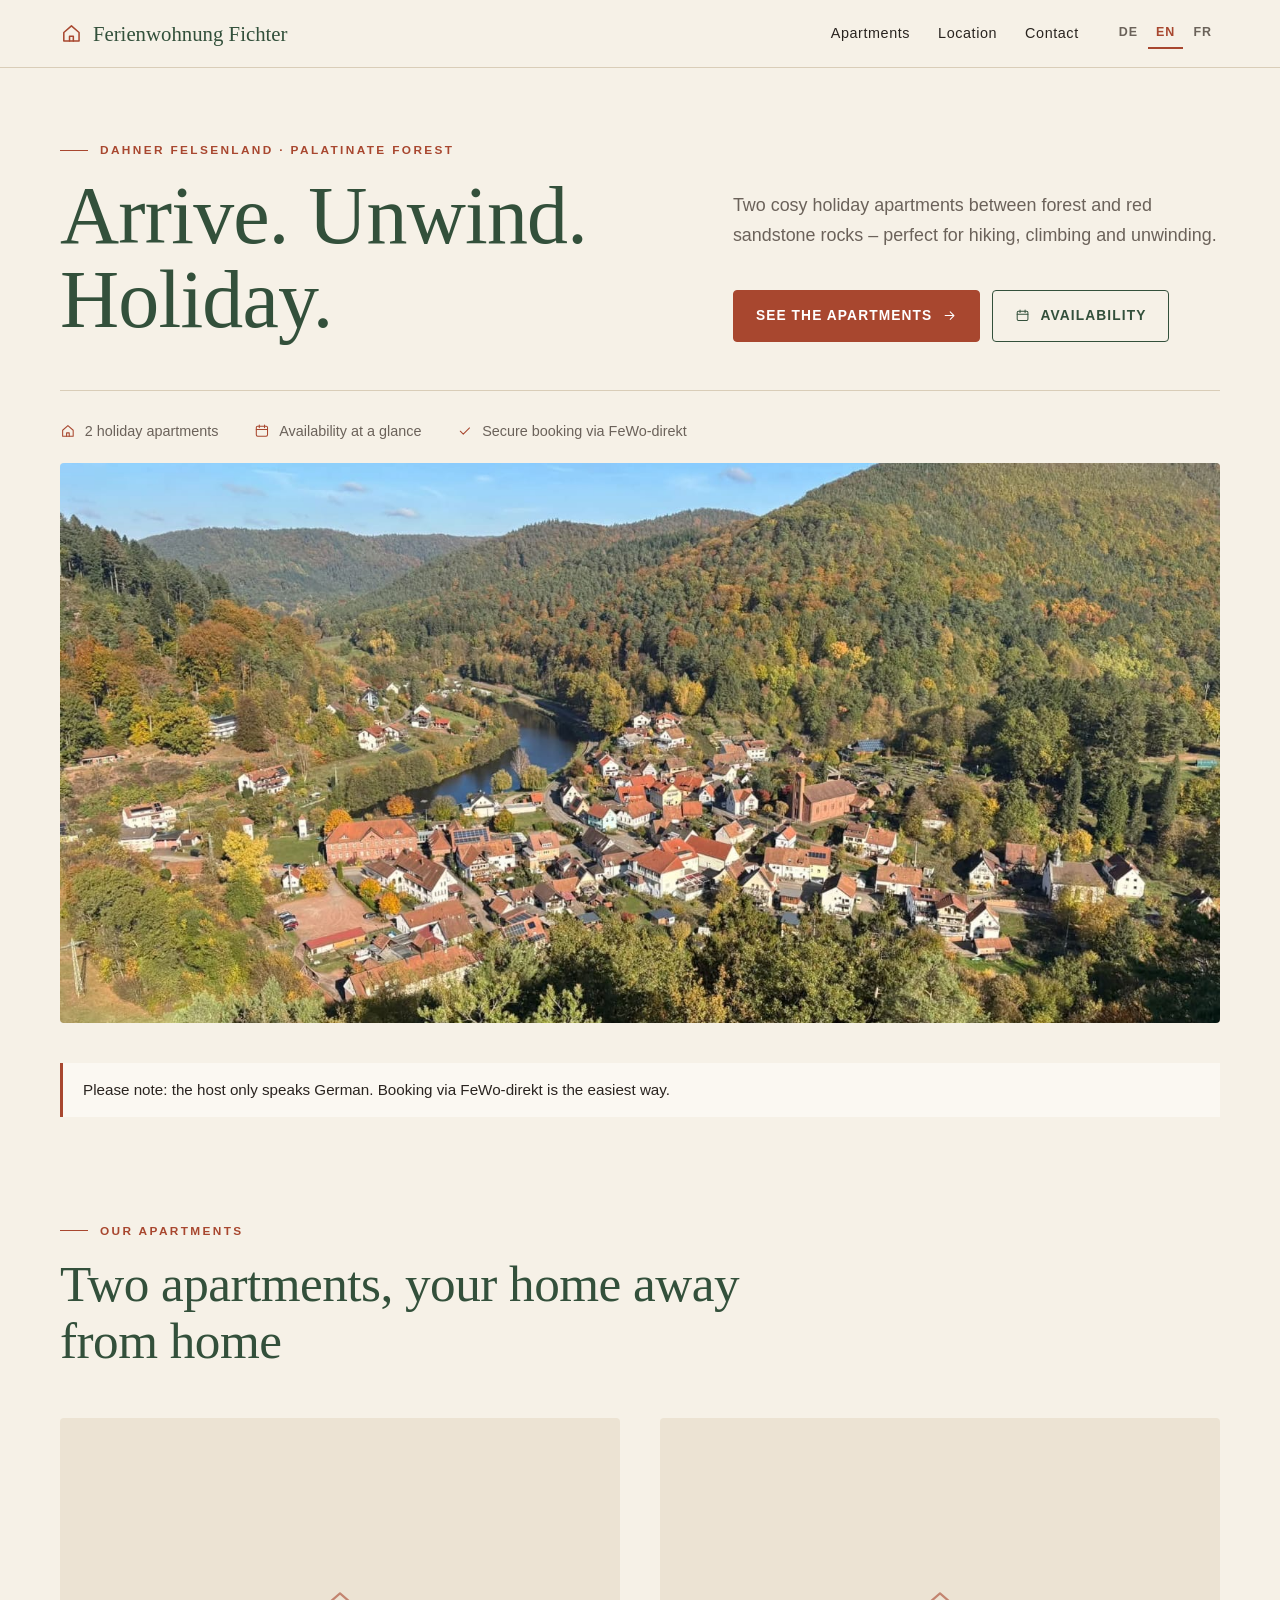
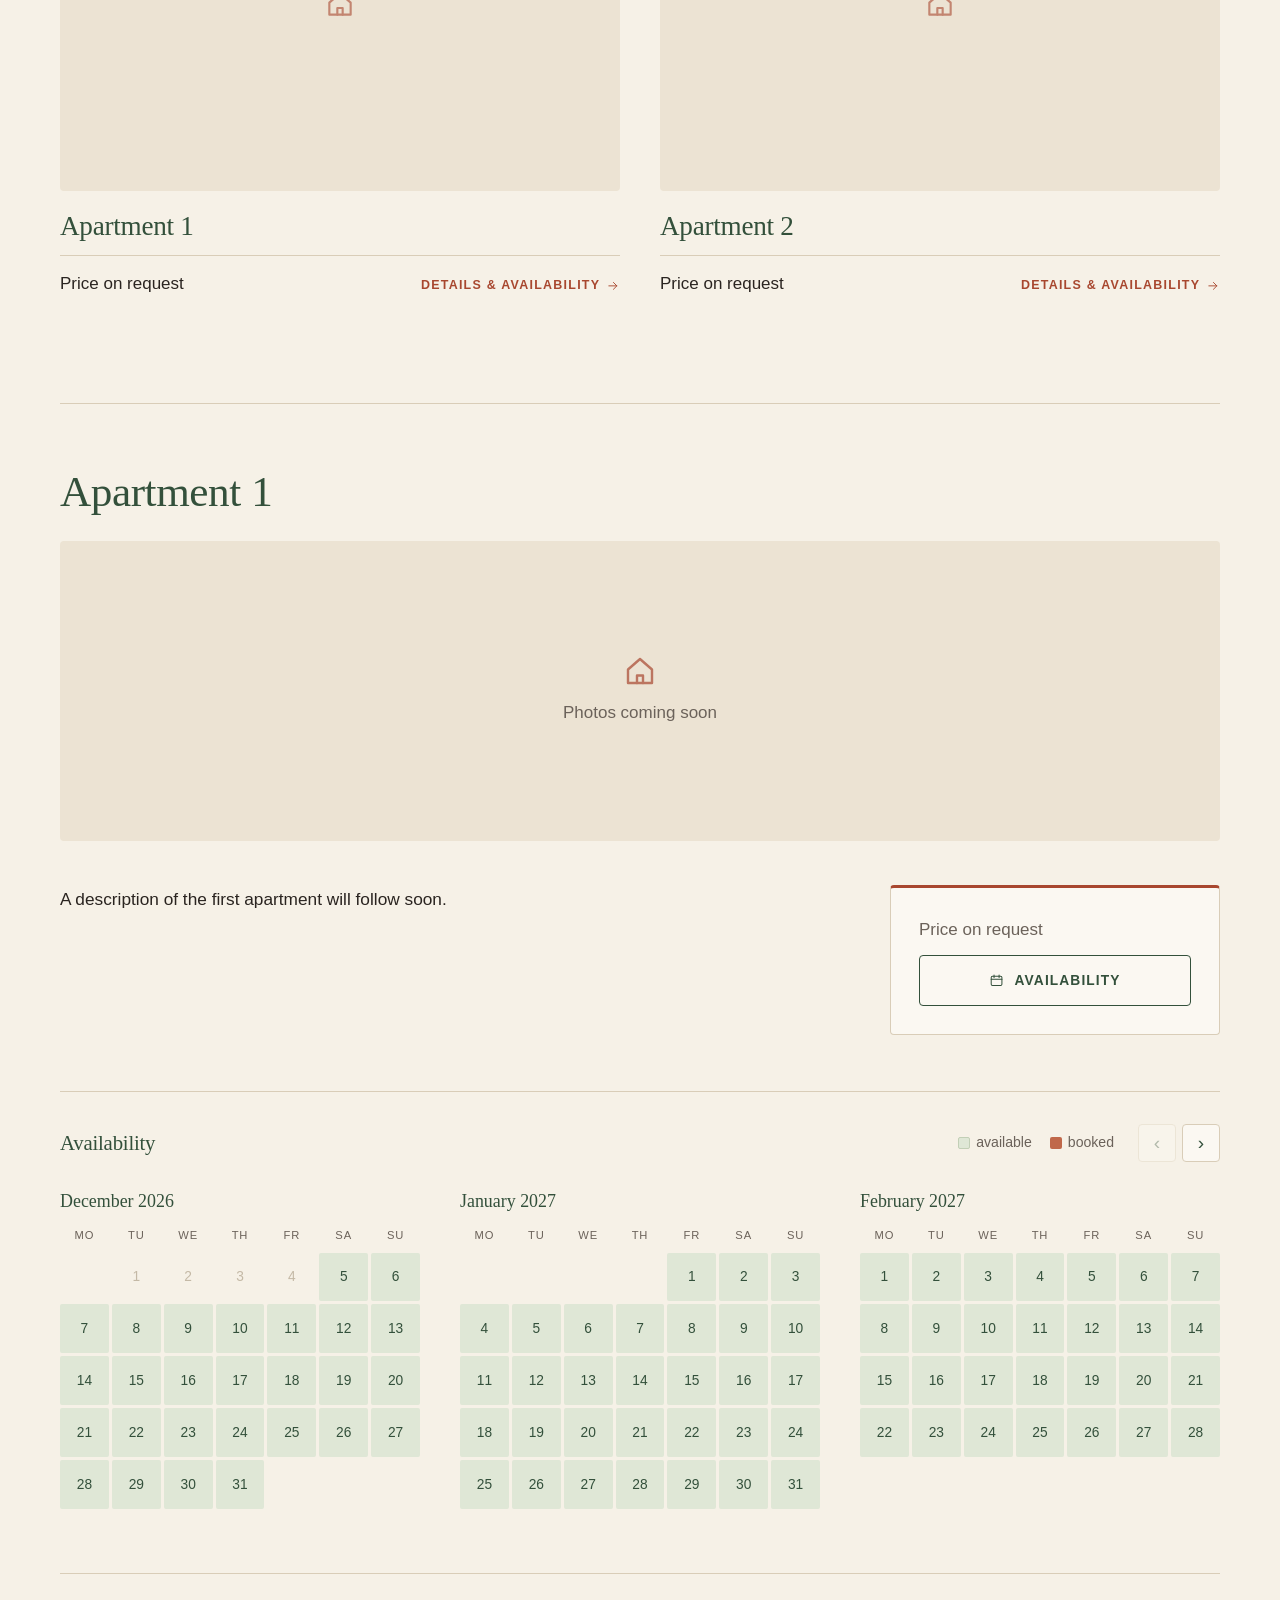
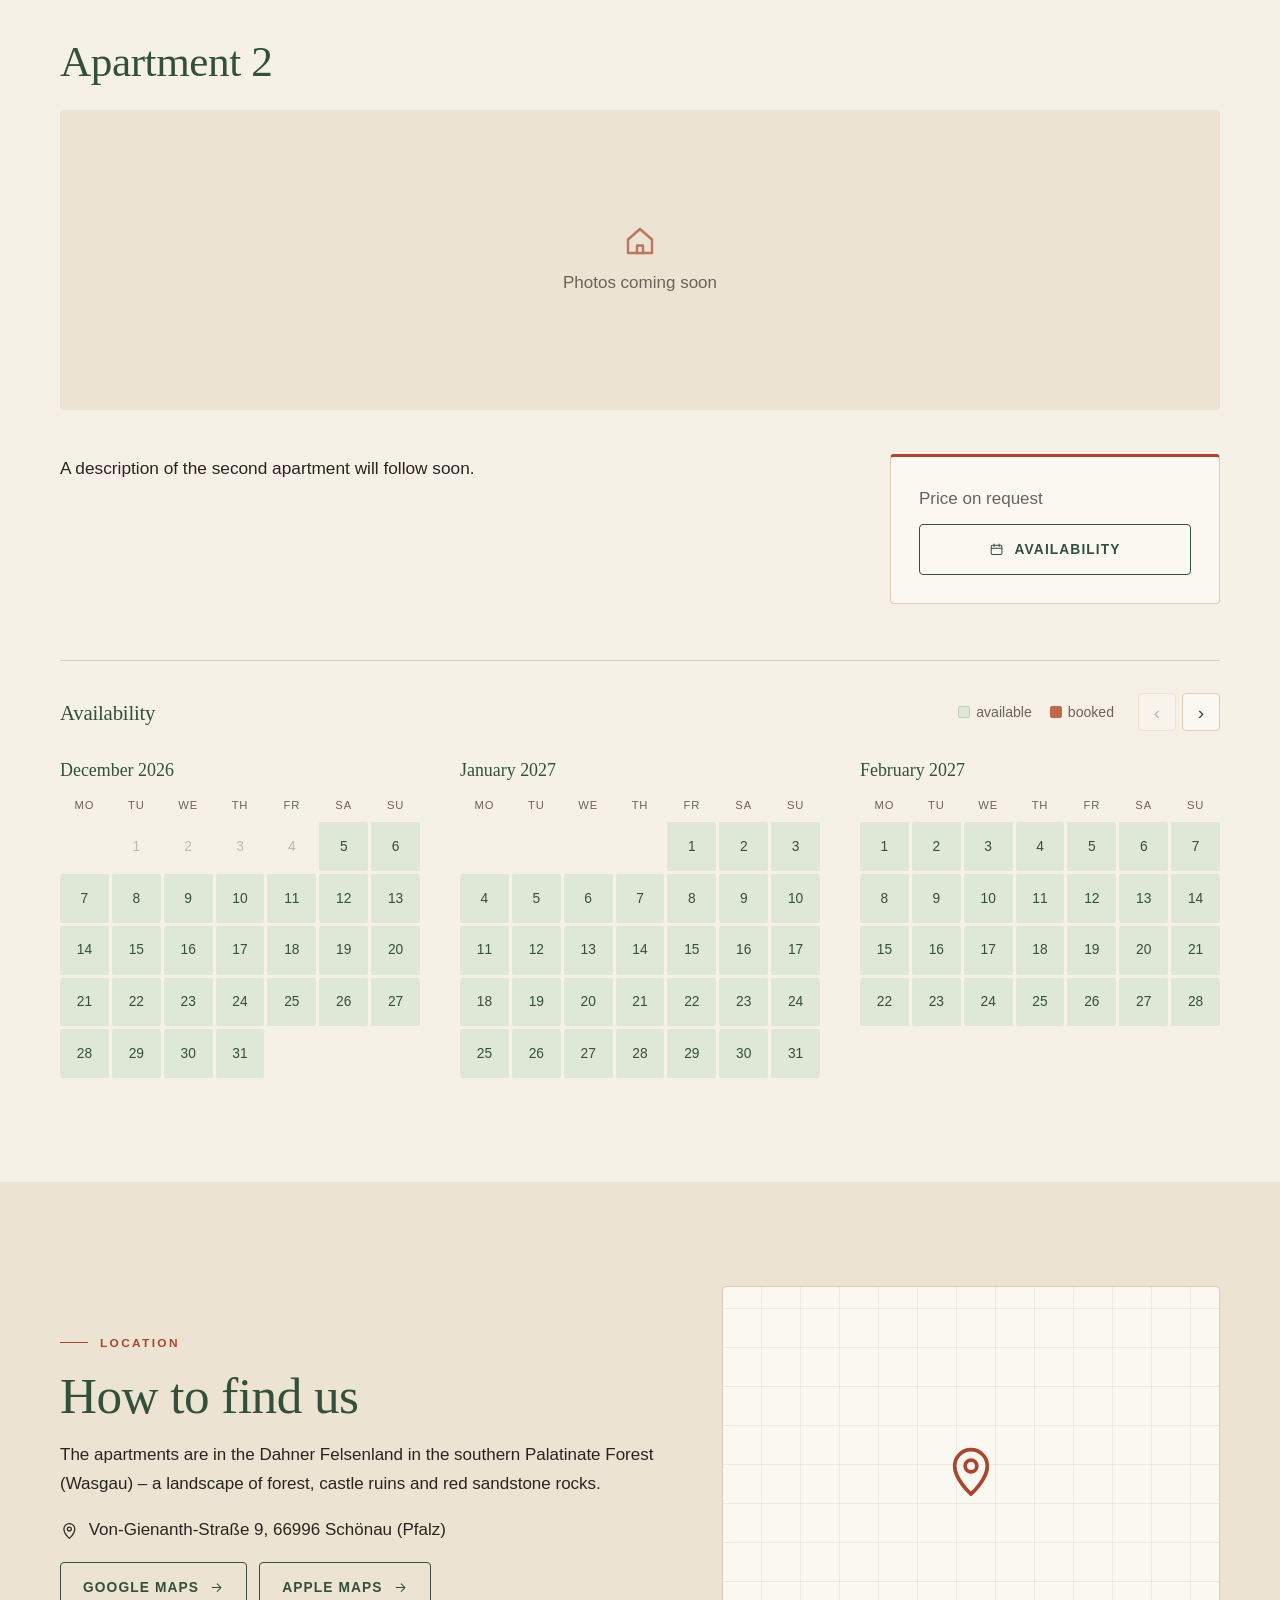
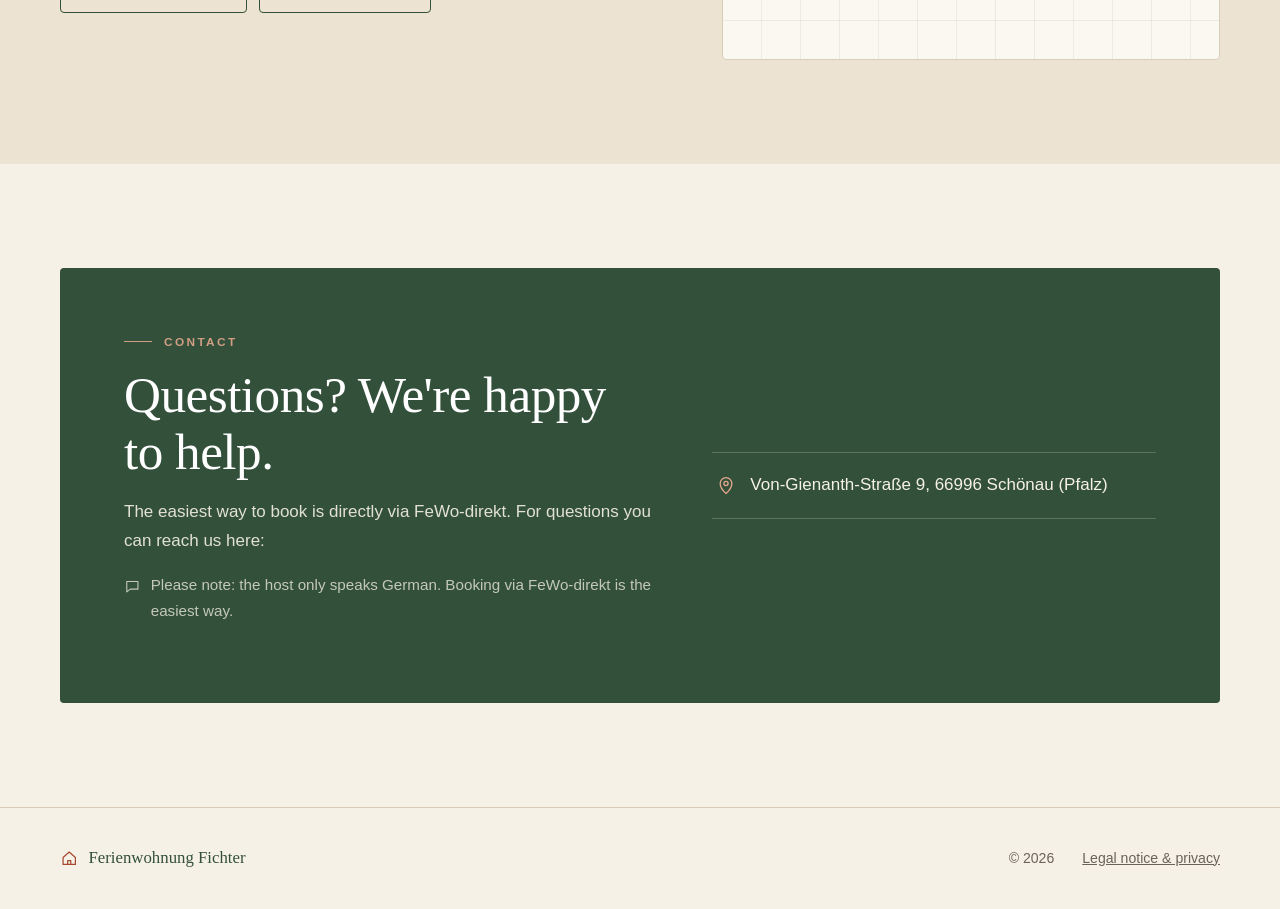
<file: index.html>
<!DOCTYPE html>
<html lang="de">
<head>
<meta charset="utf-8">
<meta name="viewport" content="width=device-width, initial-scale=1">
<meta name="robots" content="noindex"><!-- Testversion: vor dem richtigen Start entfernen -->
<title>Ferienwohnung Fichter</title>
<meta name="description" content="Zwei Ferienwohnungen der Familie Fichter – Fotos, Ausstattung, Preise und freie Termine.">
<meta name="theme-color" content="#fbf8f3">
<link rel="icon" href="favicon.svg" type="image/svg+xml">
<link rel="stylesheet" href="style.css?v=13">
</head>
<body>

<svg width="0" height="0" style="position:absolute" aria-hidden="true">
  <symbol id="i-gast" viewBox="0 0 24 24"><circle cx="12" cy="8" r="4"/><path d="M4 21c0-4 3.6-7 8-7s8 3 8 7"/></symbol>
  <symbol id="i-bett" viewBox="0 0 24 24"><path d="M3 18V6M3 13h18v5M21 18v-3a3 3 0 0 0-3-3h-7v1"/><circle cx="7" cy="10" r="2"/></symbol>
  <symbol id="i-flaeche" viewBox="0 0 24 24"><rect x="4" y="4" width="16" height="16" rx="2"/><path d="M4 10h6V4"/></symbol>
  <symbol id="i-haken" viewBox="0 0 24 24"><path d="M5 12.5l4.5 4.5L19 7.5"/></symbol>
  <symbol id="i-pfeil" viewBox="0 0 24 24"><path d="M5 12h14M13 6l6 6-6 6"/></symbol>
  <symbol id="i-kalender" viewBox="0 0 24 24"><rect x="3.5" y="5" width="17" height="15" rx="2"/><path d="M3.5 10h17M8 3v4M16 3v4"/></symbol>
  <symbol id="i-haus" viewBox="0 0 24 24"><path d="M4 11l8-7 8 7v9H4z"/><path d="M10 20v-5h4v5"/></symbol>
  <symbol id="i-sprache" viewBox="0 0 24 24"><path d="M4 5h16v11H9l-5 4z"/></symbol>
  <symbol id="i-ort" viewBox="0 0 24 24"><path d="M12 21s7-6.2 7-12a7 7 0 0 0-14 0c0 5.8 7 12 7 12z"/><circle cx="12" cy="9" r="2.5"/></symbol>
  <symbol id="i-telefon" viewBox="0 0 24 24"><path d="M5 4h4l2 5-2.5 1.5a11 11 0 0 0 5 5L15 13l5 2v4a1 1 0 0 1-1 1A16 16 0 0 1 4 5a1 1 0 0 1 1-1z"/></symbol>
  <symbol id="i-mail" viewBox="0 0 24 24"><rect x="3" y="5" width="18" height="14" rx="2"/><path d="M3.5 6l8.5 7 8.5-7"/></symbol>
</svg>

<header class="top" id="top">
  <a class="logo" href="#start"><svg class="ic"><use href="#i-haus"/></svg>Ferienwohnung Fichter</a>
  <nav class="menu">
    <a href="#wohnungen" data-t="nav_wohnungen">Wohnungen</a>
    <a href="#impressionen" id="nav-impressionen" data-t="nav_impressionen" hidden>Impressionen</a>
    <a href="#lage" data-t="nav_lage">Lage</a>
    <a href="#kontakt" data-t="nav_kontakt">Kontakt</a>
  </nav>
  <div class="sprachen" role="group" aria-label="Sprache / Language / Langue">
    <button type="button" data-lang="de">DE</button>
    <button type="button" data-lang="en">EN</button>
    <button type="button" data-lang="fr">FR</button>
  </div>
</header>

<section id="start" class="hero">
  <div class="hero-inhalt">
    <p class="kicker" data-t="hero_kicker">Ferienwohnungen</p>
    <h1 data-t="hero_titel">Ankommen. Durchatmen. Urlaub.</h1>
    <p class="hero-text" data-t="hero_text">Zwei gemütliche Ferienwohnungen für einen erholsamen Urlaub.</p>
    <div class="hero-knoepfe">
      <a class="knopf" href="#wohnungen"><span data-t="hero_knopf">Wohnungen ansehen</span><svg class="ic"><use href="#i-pfeil"/></svg></a>
      <a class="knopf rand" href="#kalender-wohnung-1"><svg class="ic"><use href="#i-kalender"/></svg><span data-t="hero_frei">Freie Termine</span></a>
    </div>
    <ul class="fakten">
      <li><svg class="ic"><use href="#i-haus"/></svg><span data-t="fakt_1">2 Wohnungen</span></li>
      <li><svg class="ic"><use href="#i-kalender"/></svg><span data-t="fakt_2">Freie Termine live</span></li>
      <li><svg class="ic"><use href="#i-haken"/></svg><span data-t="fakt_3">Sicher buchen über FeWo-direkt</span></li>
    </ul>
  </div>
  <div class="hero-bild"><img src="bilder/titelbild.jpg" alt="Blick von den Felsen auf das Dorf im Tal, umgeben von herbstlichem Pfälzerwald" fetchpriority="high"></div>
</section>

<p class="hinweis-sprache" data-t="nur_deutsch" hidden></p>

<section id="wohnungen" class="bereich">
  <div class="bereich-kopf">
    <p class="kicker" data-t="kicker_wohnungen">Unsere Wohnungen</p>
    <h2 data-t="titel_wohnungen">Zwei Wohnungen, ein Zuhause auf Zeit</h2>
  </div>
  <div id="uebersicht" class="uebersicht"></div>
  <div id="liste"></div>
</section>

<section id="impressionen" class="bereich ton" hidden>
  <div class="bereich-kopf">
    <p class="kicker" data-t="kicker_impressionen">Die Gegend</p>
    <h2 data-t="titel_impressionen">Impressionen aus dem Dahner Felsenland</h2>
  </div>
  <div id="impressionen-fotos" class="impressionen"></div>
</section>

<section id="stimmen" class="bereich" hidden>
  <div class="bereich-kopf">
    <p class="kicker" data-t="kicker_stimmen">Gästestimmen</p>
    <h2 data-t="titel_stimmen">Das sagen unsere Gäste</h2>
  </div>
  <div id="stimmen-liste" class="stimmen"></div>
  <p id="bewertungen" class="bewertungen"></p>
</section>

<section id="lage" class="bereich ton">
  <div class="lage">
    <div>
      <p class="kicker" data-t="nav_lage">Lage</p>
      <h2 data-t="titel_lage">So finden Sie uns</h2>
      <p data-t="lage_text">Beschreibung der Lage und Anfahrt folgt.</p>
      <p id="adresse" class="mit-ic" hidden><svg class="ic"><use href="#i-ort"/></svg><span></span></p>
      <div id="karten" class="karten" hidden>
        <a id="karte-google" class="knopf rand" target="_blank" rel="noopener"><span data-t="karte_google">Google Maps</span><svg class="ic"><use href="#i-pfeil"/></svg></a>
        <a id="karte-apple" class="knopf rand" target="_blank" rel="noopener"><span data-t="karte_apple">Apple Karten</span><svg class="ic"><use href="#i-pfeil"/></svg></a>
      </div>
    </div>
    <div class="lage-bild" aria-hidden="true"><svg class="ic"><use href="#i-ort"/></svg></div>
  </div>
</section>

<section id="kontakt" class="bereich">
  <div class="kontakt-karte">
    <div>
      <p class="kicker" data-t="nav_kontakt">Kontakt</p>
      <h2 data-t="titel_kontakt">Fragen? Wir helfen gern.</h2>
      <p data-t="kontakt_text">Am einfachsten buchen Sie direkt über FeWo-direkt. Bei Fragen erreichen Sie uns so:</p>
      <p class="hinweis-klein mit-ic" hidden><svg class="ic"><use href="#i-sprache"/></svg><span data-t="nur_deutsch"></span></p>
    </div>
    <ul id="kontaktliste" class="kontakt"></ul>
  </div>
</section>

<footer class="fuss">
  <span class="logo"><svg class="ic"><use href="#i-haus"/></svg>Ferienwohnung Fichter</span>
  <span>© <span id="jahr"></span></span>
  <a href="impressum.html" data-t="impressum">Impressum &amp; Datenschutz</a>
</footer>

<dialog id="galerie" aria-label="Fotos">
  <button type="button" class="zu" aria-label="Schließen">×</button>
  <button type="button" class="pfeil links" aria-label="Zurück">‹</button>
  <img alt="">
  <button type="button" class="pfeil rechts" aria-label="Weiter">›</button>
  <p class="zaehler"></p>
  <p class="unterschrift"></p>
</dialog>

<template id="vorlage-wohnung">
  <article class="wohnung">
    <div class="wohnung-kopf">
      <h3 class="name"></h3>
      <ul class="eckdaten"></ul>
    </div>
    <div class="fotos"></div>
    <div class="wohnung-inhalt">
      <div class="beschreibung">
        <p class="text"></p>
        <h4 data-t="ausstattung">Ausstattung</h4>
        <ul class="ausstattung"></ul>
      </div>
      <aside class="buchung">
        <p class="preis"><span class="preis-ab"></span><strong class="preis-betrag"></strong><span class="preis-nacht"></span></p>
        <p class="mindest"></p>
        <a class="knopf buchen" target="_blank" rel="noopener"><span data-t="buchen">Bei FeWo-direkt buchen</span><svg class="ic"><use href="#i-pfeil"/></svg></a>
        <a class="knopf rand frei-link"><svg class="ic"><use href="#i-kalender"/></svg><span data-t="hero_frei">Freie Termine</span></a>
      </aside>
    </div>
    <div class="kalender-box">
      <div class="kalender-kopf">
        <h4 data-t="belegung">Belegung</h4>
        <p class="legende"><span class="punkt frei"></span><span data-t="frei">frei</span><span class="punkt belegt"></span><span data-t="belegt">belegt</span></p>
        <div class="kalender-nav">
          <button type="button" class="zurueck" aria-label="Zurück">‹</button>
          <button type="button" class="vor" aria-label="Weiter">›</button>
        </div>
      </div>
      <div class="kalender"></div>
    </div>
  </article>
</template>

<script src="daten.js?v=13"></script>
<script src="app.js?v=13"></script>
</body>
</html>
</file>
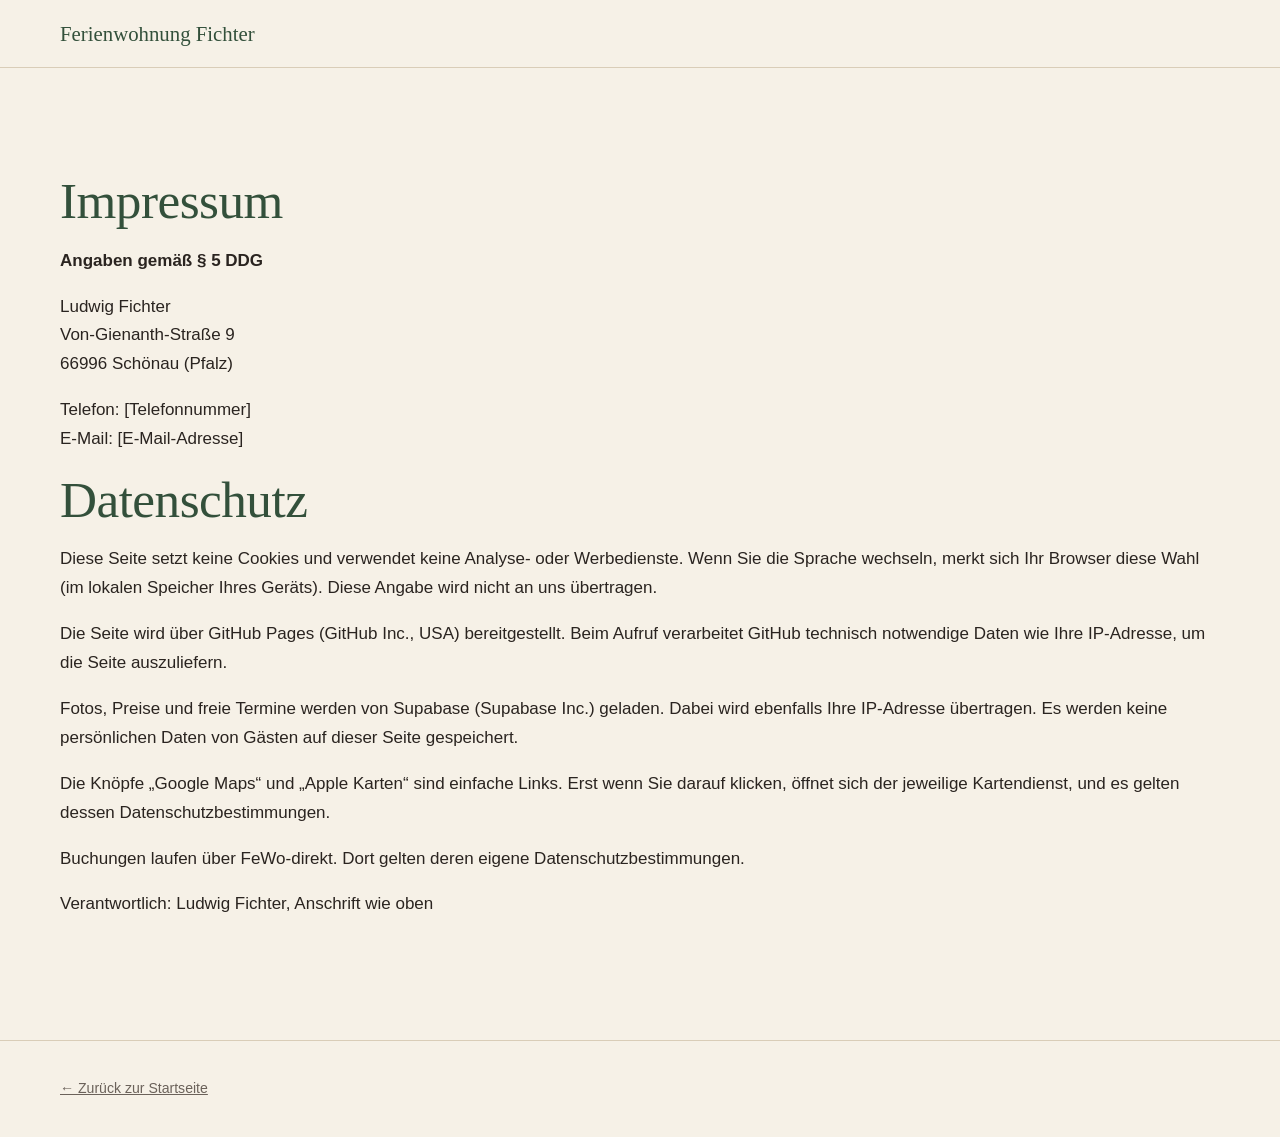
<file: impressum.html>
<!DOCTYPE html>
<html lang="de">
<head>
<meta charset="utf-8">
<meta name="viewport" content="width=device-width, initial-scale=1">
<meta name="robots" content="noindex"><!-- Testversion: vor dem richtigen Start entfernen -->
<title>Impressum – Ferienwohnung Fichter</title>
<link rel="icon" href="favicon.svg" type="image/svg+xml">
<link rel="stylesheet" href="style.css">
</head>
<body>
<header class="top"><a class="logo" href="./">Ferienwohnung Fichter</a></header>
<main class="bereich">
  <h2>Impressum</h2>
  <p><strong>Angaben gemäß § 5 DDG</strong></p>
  <p>Ludwig Fichter<br>Von-Gienanth-Straße 9<br>66996 Schönau (Pfalz)</p>
  <p>Telefon: [Telefonnummer]<br>E-Mail: [E-Mail-Adresse]</p>

  <h2>Datenschutz</h2>
  <p>Diese Seite setzt keine Cookies und verwendet keine Analyse- oder Werbedienste. Wenn Sie die Sprache wechseln, merkt sich Ihr Browser diese Wahl (im lokalen Speicher Ihres Geräts). Diese Angabe wird nicht an uns übertragen.</p>
  <p>Die Seite wird über GitHub Pages (GitHub Inc., USA) bereitgestellt. Beim Aufruf verarbeitet GitHub technisch notwendige Daten wie Ihre IP-Adresse, um die Seite auszuliefern.</p>
  <p>Fotos, Preise und freie Termine werden von Supabase (Supabase Inc.) geladen. Dabei wird ebenfalls Ihre IP-Adresse übertragen. Es werden keine persönlichen Daten von Gästen auf dieser Seite gespeichert.</p>
  <p>Die Knöpfe „Google Maps“ und „Apple Karten“ sind einfache Links. Erst wenn Sie darauf klicken, öffnet sich der jeweilige Kartendienst, und es gelten dessen Datenschutzbestimmungen.</p>
  <p>Buchungen laufen über FeWo-direkt. Dort gelten deren eigene Datenschutzbestimmungen.</p>
  <p>Verantwortlich: Ludwig Fichter, Anschrift wie oben</p>
</main>
<footer class="fuss"><a href="./">← Zurück zur Startseite</a></footer>
</body>
</html>
</file>
<file: style.css>
/* Farben aus dem Dahner Felsenland: roter Buntsandstein, dunkler Pfälzerwald, helles Papier. */
:root {
  --text: #2a2420;
  --leise: #6b625a;
  --grund: #f6f1e7;
  --ton: #ece3d3;
  --karte: #fbf8f2;
  --wald: #33503b;
  --wald-2: #4d6b4f;
  --fels: #a8472f;
  --fels-2: #8a3a25;
  --belegt: #c0684a;
  --frei: #dfe7d6;
  --linie: #d9cdb8;
  --rund: 4px;
  --serif: "Iowan Old Style", "Palatino Linotype", Palatino, "Book Antiqua", Georgia, serif;
  --sans: "Avenir Next", Avenir, "Gill Sans", "Trebuchet MS", ui-sans-serif, sans-serif;
  --breite: 1160px;
  --rand: max(20px, calc((100% - var(--breite)) / 2));
}
* { box-sizing: border-box; }
[hidden] { display: none !important; }
html { scroll-behavior: smooth; scroll-padding-top: 80px; }
body { margin: 0; font: 17px/1.7 var(--sans); color: var(--text); background: var(--grund); -webkit-font-smoothing: antialiased; }
h1, h2, h3, h4 { font-family: var(--serif); font-weight: 500; letter-spacing: -.01em; line-height: 1.12; color: var(--wald); }
a { color: var(--fels); }
.ic { width: 1.1em; height: 1.1em; flex: none; fill: none; stroke: currentColor; stroke-width: 1.6; stroke-linecap: round; stroke-linejoin: round; }
.kicker { display: flex; align-items: center; gap: 12px; margin: 0 0 14px; font-size: .74rem; font-weight: 600; letter-spacing: .2em; text-transform: uppercase; color: var(--fels); }
.kicker::before { content: ""; width: 28px; height: 1px; background: currentColor; }
.mit-ic { display: flex; gap: 10px; align-items: flex-start; }
.mit-ic .ic { margin-top: .35em; }

/* ---------- Kopf ---------- */
.top { position: sticky; top: 0; z-index: 10; display: flex; align-items: center; gap: 32px; padding: 16px var(--rand); background: rgba(246,241,231,.93); backdrop-filter: blur(10px); -webkit-backdrop-filter: blur(10px); border-bottom: 1px solid var(--linie); }
.logo { display: inline-flex; align-items: center; gap: 10px; font-family: var(--serif); font-size: 1.3rem; color: var(--wald); text-decoration: none; margin-right: auto; }
.logo .ic { color: var(--fels); }
.menu { display: flex; gap: 28px; }
.menu a { color: var(--text); text-decoration: none; font-size: .9rem; letter-spacing: .04em; }
.menu a:hover { color: var(--fels); }
.sprachen { display: flex; gap: 2px; }
.sprachen button { font: inherit; font-size: .78rem; font-weight: 600; letter-spacing: .08em; padding: 4px 8px; border: 0; border-bottom: 2px solid transparent; background: none; color: var(--leise); cursor: pointer; }
.sprachen button[aria-pressed="true"] { color: var(--fels); border-color: var(--fels); }

/* ---------- Titel ---------- */
.hero { padding: 72px var(--rand) 0; }
.hero-inhalt { display: grid; grid-template-columns: 1.25fr 1fr; grid-template-areas: "k k" "h t" "h b" "f f"; column-gap: 64px; align-items: end; animation: hoch .8s ease both; }
.hero .kicker { grid-area: k; }
.hero h1 { grid-area: h; font-size: clamp(2.8rem, 6.4vw, 5.2rem); line-height: 1.02; margin: 0; }
.hero-text { grid-area: t; font-size: 1.12rem; color: var(--leise); margin: 0 0 24px; }
.hero-knoepfe { grid-area: b; display: flex; flex-wrap: wrap; gap: 12px; }
.fakten { grid-area: f; display: flex; flex-wrap: wrap; gap: 10px 36px; list-style: none; padding: 28px 0 0; margin: 48px 0 20px; border-top: 1px solid var(--linie); font-size: .9rem; color: var(--leise); }
.fakten li { display: flex; align-items: center; gap: 9px; }
.fakten .ic { color: var(--fels); }
.hero-bild { position: relative; height: clamp(280px, 44vw, 560px); border-radius: var(--rund); overflow: hidden; background: var(--ton) center / cover; animation: hoch .9s .1s ease both; }
.hero-bild img { display: block; width: 100%; height: 100%; object-fit: cover; object-position: 50% 38%; }
@keyframes hoch { from { opacity: 0; transform: translateY(14px); } }

/* ---------- Knöpfe ---------- */
.knopf { display: inline-flex; align-items: center; justify-content: center; gap: 10px; padding: 13px 22px; border-radius: var(--rund); font-weight: 600; font-size: .86rem; letter-spacing: .08em; text-transform: uppercase; text-decoration: none; background: var(--fels); color: #fff; border: 1px solid var(--fels); transition: background .2s, color .2s, border-color .2s; cursor: pointer; }
.knopf:hover { background: var(--fels-2); border-color: var(--fels-2); }
.knopf.rand { background: none; color: var(--wald); border-color: var(--wald); }
.knopf.rand:hover { background: var(--wald); color: #fff; }

.hinweis-sprache { max-width: var(--breite); margin: 40px auto 0; padding: 14px 20px; border-left: 3px solid var(--fels); background: var(--karte); color: var(--text); font-size: .95rem; }
.hinweis-klein { color: var(--leise); font-size: .95rem; }

/* ---------- Bereiche ---------- */
.bereich { padding: 104px var(--rand); }
.bereich.ton { background: var(--ton); }
.bereich-kopf { max-width: 680px; margin-bottom: 48px; }
.bereich h2 { font-size: clamp(2.1rem, 4.2vw, 3.2rem); margin: 0 0 16px; }

/* ---------- Übersicht: zwei Karten nebeneinander ---------- */
.uebersicht { display: grid; grid-template-columns: repeat(auto-fit, minmax(300px, 1fr)); gap: 40px; margin-bottom: 104px; }
.karte-w { display: flex; flex-direction: column; color: inherit; text-decoration: none; }
.karte-bild { aspect-ratio: 3 / 2; border-radius: var(--rund); background: center / cover; display: flex; align-items: center; justify-content: center; overflow: hidden; transition: filter .3s; }
.karte-w:hover .karte-bild { filter: brightness(1.06); }
.karte-bild.leer { background: var(--ton); }
.karte-bild.leer .ic { width: 32px; height: 32px; color: var(--fels); opacity: .6; }
.karte-text { display: flex; flex-direction: column; gap: 6px; padding: 20px 0 0; }
.karte-text h3 { margin: 0; font-size: 1.7rem; }
.karte-w:hover h3 { color: var(--fels); }
.karte-text .klein { margin: 0; color: var(--leise); font-size: .93rem; }
.karte-text .klein:empty { display: none; }
.karte-fuss { display: flex; flex-wrap: wrap; align-items: baseline; justify-content: space-between; gap: 8px 12px; margin-top: 8px; padding-top: 14px; border-top: 1px solid var(--linie); }
.karte-fuss strong { font-family: var(--serif); font-size: 1.35rem; font-weight: 500; color: var(--text); }
.karte-fuss span { color: var(--leise); font-size: .9rem; }
.karte-fuss .mehr-link { white-space: nowrap; display: inline-flex; align-items: center; gap: 6px; color: var(--fels); font-weight: 600; font-size: .78rem; letter-spacing: .1em; text-transform: uppercase; }

/* ---------- Wohnung ---------- */
.wohnung { padding: 64px 0 0; margin-top: 64px; border-top: 1px solid var(--linie); }
.wohnung:first-child { margin-top: 0; }
.wohnung-kopf { display: flex; flex-wrap: wrap; align-items: baseline; justify-content: space-between; gap: 12px 24px; margin-bottom: 24px; }
.wohnung-kopf h3 { font-size: clamp(2rem, 3.4vw, 2.7rem); margin: 0; }
.eckdaten { display: flex; flex-wrap: wrap; gap: 6px 22px; list-style: none; padding: 0; margin: 0; color: var(--leise); font-size: .92rem; }
.eckdaten li { display: inline-flex; align-items: center; gap: 7px; }
.eckdaten .ic { color: var(--fels); }

.fotos { display: grid; grid-template-columns: 2fr 1fr 1fr; grid-template-rows: 220px 220px; gap: 8px; border-radius: var(--rund); overflow: hidden; }
.fotos button { position: relative; padding: 0; border: 0; overflow: hidden; cursor: zoom-in; background: var(--ton); }
.fotos button.gross { grid-row: span 2; }
.fotos[data-anzahl="1"] { grid-template-columns: 1fr; }
.fotos[data-anzahl="2"] { grid-template-columns: 2fr 1fr; }
.fotos[data-anzahl="2"] button:not(.gross) { grid-row: span 2; }
.fotos[data-anzahl="3"] { grid-template-columns: 2fr 1fr; }
.fotos[data-anzahl="4"] button:last-child { grid-column: span 2; }
.fotos img { width: 100%; height: 100%; object-fit: cover; display: block; transition: transform .6s ease; }
.fotos button:hover img { transform: scale(1.03); }
.fotos .mehr { position: absolute; right: 12px; bottom: 12px; padding: 5px 12px; border-radius: var(--rund); background: rgba(251,248,242,.92); color: var(--text); font-size: .82rem; font-weight: 600; }
.fotos.leer { display: flex; flex-direction: column; align-items: center; justify-content: center; gap: 10px; height: 300px; color: var(--leise); background: var(--ton); }
.fotos.leer .ic { width: 36px; height: 36px; color: var(--fels); opacity: .7; }

.wohnung-inhalt { display: grid; grid-template-columns: 1fr 330px; gap: 64px; margin-top: 44px; align-items: start; }
.beschreibung .text { font-size: 1.08rem; margin: 0 0 32px; white-space: pre-line; }
.beschreibung h4 { margin: 0 0 14px; font-size: 1.3rem; }
.ausstattung { display: grid; grid-template-columns: repeat(2, 1fr); gap: 0 32px; list-style: none; padding: 0; margin: 0; }
.ausstattung li { display: flex; align-items: center; gap: 10px; padding: 9px 0; border-bottom: 1px solid var(--linie); }
.ausstattung .ic { color: var(--wald-2); }

.buchung { position: sticky; top: 100px; display: flex; flex-direction: column; gap: 10px; padding: 28px; background: var(--karte); border: 1px solid var(--linie); border-top: 3px solid var(--fels); border-radius: var(--rund); }
.preis { margin: 0; display: flex; align-items: baseline; gap: 6px; flex-wrap: wrap; color: var(--leise); }
.preis-betrag { font-family: var(--serif); font-weight: 500; font-size: 2.4rem; color: var(--wald); }
.mindest { margin: 0 0 8px; color: var(--leise); font-size: .92rem; }
.mindest:empty { display: none; }

/* ---------- Kalender ---------- */
.kalender-box { margin-top: 56px; padding-top: 32px; border-top: 1px solid var(--linie); }
.kalender-kopf { display: flex; flex-wrap: wrap; align-items: center; gap: 12px 24px; }
.kalender-kopf h4 { margin: 0; font-size: 1.3rem; margin-right: auto; }
.kalender-nav { display: flex; gap: 6px; }
.kalender-nav button { font: inherit; font-size: 1.2rem; line-height: 1; width: 38px; height: 38px; border: 1px solid var(--linie); border-radius: var(--rund); background: var(--karte); color: var(--wald); cursor: pointer; }
.kalender-nav button:hover:not(:disabled) { background: var(--wald); border-color: var(--wald); color: #fff; }
.kalender-nav button:disabled { opacity: .35; cursor: default; }
.kalender { display: grid; grid-template-columns: repeat(3, 1fr); gap: 40px; margin-top: 24px; }
.monat-name { margin: 0 0 10px; font-family: var(--serif); font-size: 1.12rem; color: var(--wald); text-transform: capitalize; }
.tage { display: grid; grid-template-columns: repeat(7, 1fr); gap: 3px; text-align: center; font-size: .86rem; }
.wtag { color: var(--leise); font-size: .7rem; text-transform: uppercase; letter-spacing: .08em; padding-bottom: 4px; }
.tag { aspect-ratio: 1; display: flex; align-items: center; justify-content: center; border-radius: 2px; }
.tag.frei { background: var(--frei); color: var(--wald); }
.tag.belegt { background: var(--belegt); color: #fff; }
.tag.vorbei { color: #c4b9a6; }
.legende { display: flex; align-items: center; gap: 6px; margin: 0; font-size: .88rem; color: var(--leise); }
.punkt { width: 12px; height: 12px; border-radius: 2px; margin-left: 12px; }
.punkt:first-child { margin-left: 0; }
.punkt.frei { background: var(--frei); border: 1px solid #c2cfb6; }
.punkt.belegt { background: var(--belegt); }

/* ---------- Impressionen ---------- */
.impressionen { columns: 3 280px; column-gap: 16px; }
.impressionen figure { break-inside: avoid; margin: 0 0 16px; }
.impressionen button { display: block; width: 100%; padding: 0; border: 0; border-radius: var(--rund); overflow: hidden; cursor: zoom-in; background: var(--karte); }
.impressionen img { display: block; width: 100%; height: auto; transition: transform .6s ease; }
.impressionen button:hover img { transform: scale(1.03); }
.impressionen figcaption { padding: 8px 2px 0; font-size: .88rem; color: var(--leise); }

/* ---------- Gästestimmen ---------- */
.stimmen { display: grid; grid-template-columns: repeat(auto-fit, minmax(280px, 1fr)); gap: 24px; }
.stimmen blockquote { margin: 0; padding: 28px 28px 24px; background: var(--karte); border: 1px solid var(--linie); border-top: 3px solid var(--fels); border-radius: var(--rund); }
.stimmen p { margin: 0 0 16px; font-family: var(--serif); font-style: italic; font-size: 1.15rem; line-height: 1.5; color: var(--text); }
.stimmen footer { font-size: .85rem; color: var(--leise); letter-spacing: .02em; }
.bewertungen { margin: 28px 0 0; font-size: .95rem; color: var(--leise); }

/* ---------- Lage & Kontakt ---------- */
.lage { display: grid; grid-template-columns: 1.2fr 1fr; gap: 64px; align-items: center; }
.lage p { max-width: 36em; }
.karten { display: flex; flex-wrap: wrap; gap: 12px; margin-top: 8px; }
.lage-bild { display: flex; align-items: center; justify-content: center; aspect-ratio: 4 / 3; border-radius: var(--rund); color: var(--fels);
  background: repeating-linear-gradient(0deg, transparent 0 38px, rgba(51,80,59,.08) 38px 39px), repeating-linear-gradient(90deg, transparent 0 38px, rgba(51,80,59,.08) 38px 39px), var(--karte); border: 1px solid var(--linie); }
.lage-bild .ic { width: 56px; height: 56px; }
.kontakt-karte { display: grid; grid-template-columns: 1.2fr 1fr; gap: 56px; align-items: center; padding: 64px; border-radius: var(--rund); color: #f6f1e7; background: var(--wald); }
.kontakt-karte h2 { color: #fff; }
.kontakt-karte .kicker { color: #e3a78d; }
.kontakt-karte p { opacity: .9; }
.kontakt-karte .hinweis-klein { color: #f6f1e7; opacity: .75; }
.kontakt { display: flex; flex-direction: column; list-style: none; padding: 0; margin: 0; border-top: 1px solid rgba(255,255,255,.2); }
.kontakt li { display: flex; align-items: center; gap: 14px; padding: 18px 4px; border-bottom: 1px solid rgba(255,255,255,.2); }
.kontakt a { color: #fff; text-decoration: none; font-weight: 600; }
.kontakt .ic { width: 20px; height: 20px; color: #e3a78d; }

/* ---------- Fuß ---------- */
.fuss { display: flex; flex-wrap: wrap; align-items: center; gap: 12px 28px; padding: 36px var(--rand); border-top: 1px solid var(--linie); color: var(--leise); font-size: .88rem; }
.fuss .logo { font-size: 1.05rem; }
.fuss a { color: var(--leise); }

/* ---------- Galerie ---------- */
#galerie { width: 100vw; height: 100vh; max-width: none; max-height: none; margin: 0; padding: 0; border: 0; background: rgba(24,30,24,.96); }
#galerie[open] { display: flex; align-items: center; justify-content: center; }
#galerie img { max-width: 90vw; max-height: 80vh; object-fit: contain; }
#galerie button { position: absolute; display: flex; align-items: center; justify-content: center; width: 50px; height: 50px; border: 0; border-radius: var(--rund); background: rgba(255,255,255,.1); color: #fff; font-size: 1.8rem; cursor: pointer; }
#galerie button:hover { background: rgba(255,255,255,.22); }
#galerie .zu { top: 16px; right: 16px; }
#galerie .links { left: 16px; }
#galerie .rechts { right: 16px; }
#galerie .zaehler { position: absolute; bottom: 14px; margin: 0; color: #bbb; font-size: .9rem; }
#galerie .unterschrift { position: absolute; bottom: 40px; left: 0; right: 0; margin: 0; padding: 0 70px; text-align: center; color: #eee; font-size: 1rem; }
#galerie .unterschrift:empty { display: none; }

/* ---------- Kleine Bildschirme ---------- */
@media (max-width: 1000px) {
  .hero-inhalt { grid-template-columns: 1fr; grid-template-areas: "k" "h" "t" "b" "f"; }
  .hero h1 { margin-bottom: 22px; }
  .kalender { grid-template-columns: repeat(2, 1fr); }
  .wohnung-inhalt { grid-template-columns: 1fr; gap: 36px; }
  .buchung { position: static; }
}
@media (max-width: 760px) {
  body { font-size: 16px; }
  .top { flex-wrap: wrap; gap: 6px 10px; padding: 10px 16px; }
  .top .logo { font-size: 1.1rem; gap: 7px; }
  .menu { order: 3; width: 100%; flex-wrap: wrap; gap: 2px 16px; font-size: .88rem; letter-spacing: 0; }
  .menu a { letter-spacing: 0; }
  .hero { padding: 40px 16px 0; }
  .fakten { flex-direction: column; gap: 8px; margin: 32px 0 24px; }
  .hero-bild { height: 300px; margin: 0 -16px; border-radius: 0; }
  .hinweis-sprache { margin: 32px 16px 0; }
  .bereich { padding: 72px 16px; }
  .uebersicht { grid-template-columns: 1fr; gap: 36px; margin-bottom: 72px; }
  .fotos, .fotos[data-anzahl] { grid-template-columns: 1fr 1fr; grid-template-rows: 240px 110px; }
  .fotos button.gross { grid-column: 1 / -1; grid-row: auto; }
  .fotos button:nth-child(n+4) { display: none; }
  .fotos[data-anzahl="2"] button:not(.gross) { grid-column: 1 / -1; grid-row: auto; }
  .fotos[data-anzahl="1"] { grid-template-rows: 280px; }
  .ausstattung { grid-template-columns: 1fr; }
  .kalender { grid-template-columns: 1fr; }
  .lage, .kontakt-karte { grid-template-columns: 1fr; gap: 32px; }
  .kontakt-karte { padding: 36px 22px; }
  .lage-bild { display: none; }
}
@media (prefers-reduced-motion: reduce) {
  html { scroll-behavior: auto; }
  * { animation: none !important; transition: none !important; }
}
</file>
